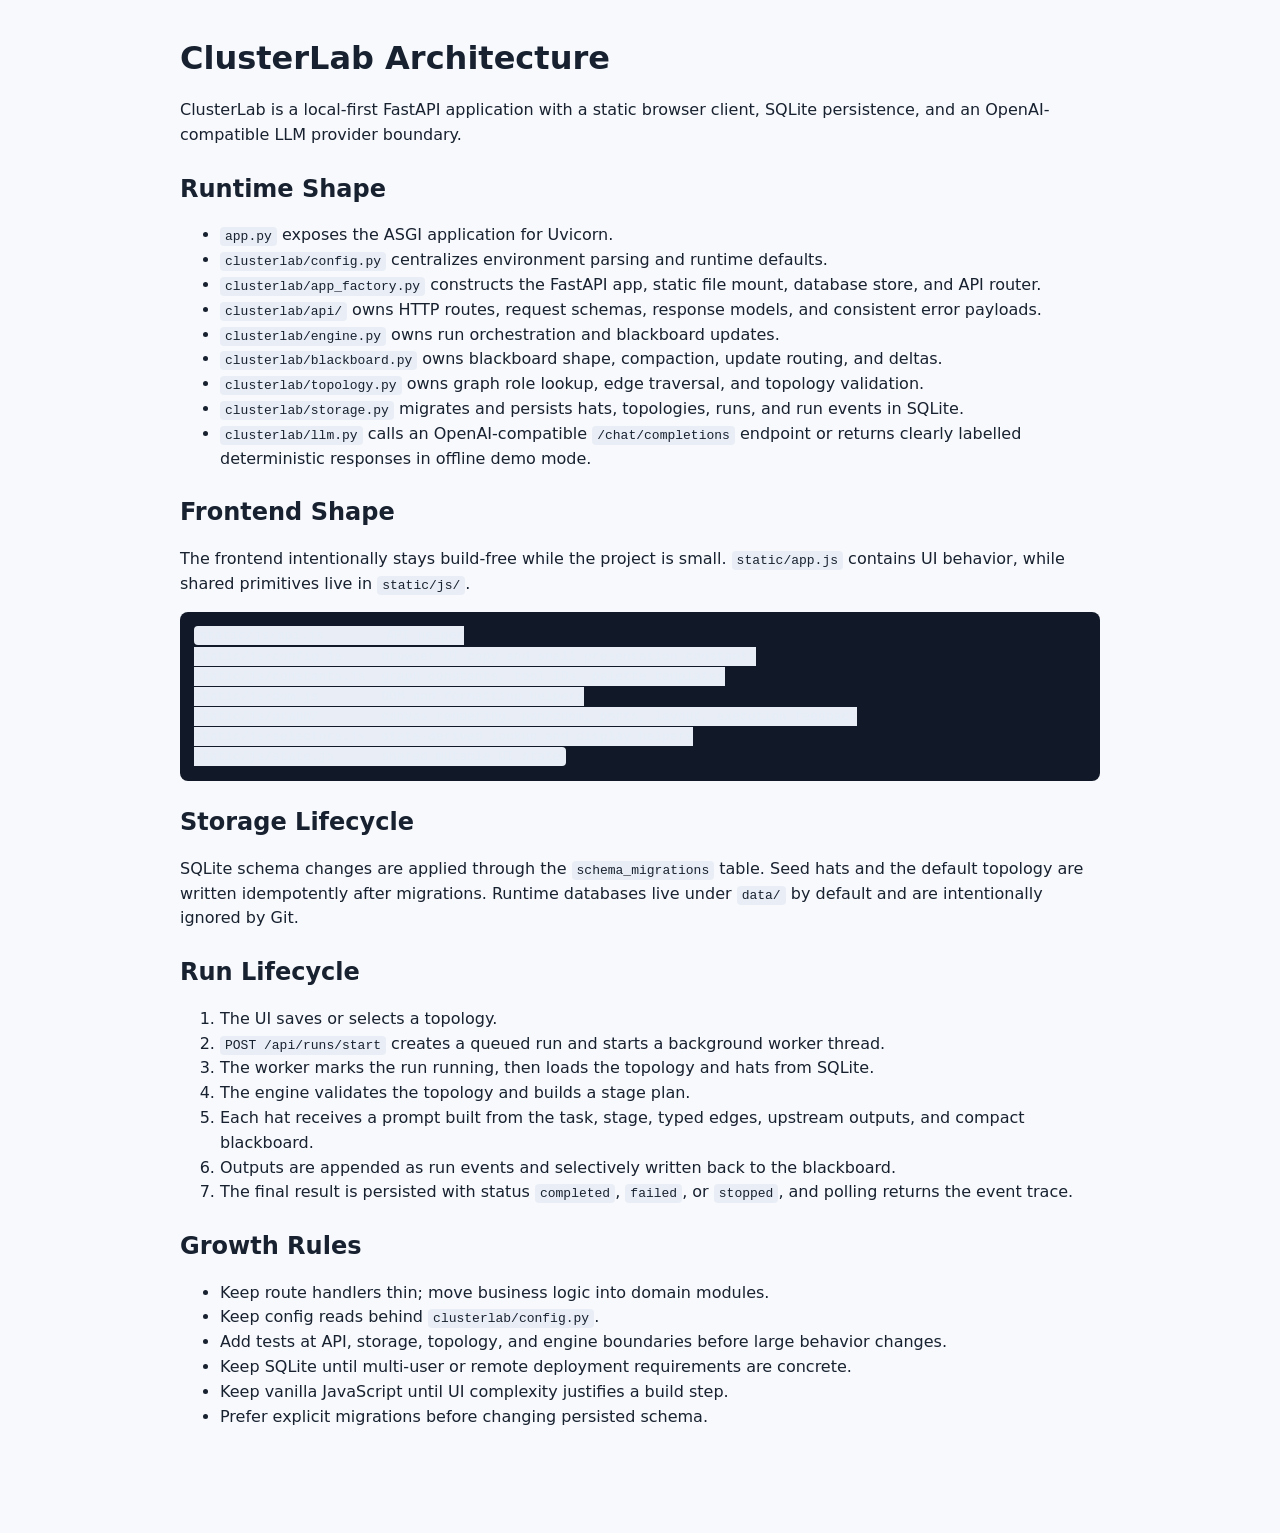
<file: docs/architecture.html>
<!doctype html>
<html lang="en">
<head>
  <meta charset="utf-8">
  <meta name="viewport" content="width=device-width, initial-scale=1">
  <title>ClusterLab Architecture</title>
  <style>
    body {
      max-width: 920px;
      margin: 40px auto;
      padding: 0 20px 48px;
      font-family: Inter, ui-sans-serif, system-ui, -apple-system, BlinkMacSystemFont, "Segoe UI", sans-serif;
      line-height: 1.55;
      color: #18212f;
      background: #f7f9fc;
    }
    h1, h2 {
      line-height: 1.15;
    }
    code {
      background: #e9eef6;
      border-radius: 4px;
      padding: 2px 5px;
    }
    pre {
      overflow: auto;
      padding: 14px;
      border-radius: 8px;
      background: #111827;
      color: #e5edf7;
    }
    section {
      margin-top: 28px;
    }
  </style>
</head>
<body>
  <h1>ClusterLab Architecture</h1>
  <p>ClusterLab is a local-first FastAPI application with a static browser client, SQLite persistence, and an OpenAI-compatible LLM provider boundary.</p>

  <section>
    <h2>Runtime Shape</h2>
    <ul>
      <li><code>app.py</code> exposes the ASGI application for Uvicorn.</li>
      <li><code>clusterlab/config.py</code> centralizes environment parsing and runtime defaults.</li>
      <li><code>clusterlab/app_factory.py</code> constructs the FastAPI app, static file mount, database store, and API router.</li>
      <li><code>clusterlab/api/</code> owns HTTP routes, request schemas, response models, and consistent error payloads.</li>
      <li><code>clusterlab/engine.py</code> owns run orchestration and blackboard updates.</li>
      <li><code>clusterlab/blackboard.py</code> owns blackboard shape, compaction, update routing, and deltas.</li>
      <li><code>clusterlab/topology.py</code> owns graph role lookup, edge traversal, and topology validation.</li>
      <li><code>clusterlab/storage.py</code> migrates and persists hats, topologies, runs, and run events in SQLite.</li>
      <li><code>clusterlab/llm.py</code> calls an OpenAI-compatible <code>/chat/completions</code> endpoint or returns clearly labelled deterministic responses in offline demo mode.</li>
    </ul>
  </section>

  <section>
    <h2>Frontend Shape</h2>
    <p>The frontend intentionally stays build-free while the project is small. <code>static/app.js</code> contains UI behavior, while shared primitives live in <code>static/js/</code>.</p>
    <pre><code>static/js/api.js        API helper
static/js/config.js     browser UI copy and small presentation constants
static/js/constants.js  graph constants, tool IDs, palette templates
static/js/dom.js        DOM and formatting helpers
static/js/graph/        canvas rendering, pan/zoom, ports, layout, execution feedback
static/js/selectors.js  state-derived lookup and display helpers
static/js/state.js      shared mutable UI state</code></pre>
  </section>

  <section>
    <h2>Storage Lifecycle</h2>
    <p>SQLite schema changes are applied through the <code>schema_migrations</code> table. Seed hats and the default topology are written idempotently after migrations. Runtime databases live under <code>data/</code> by default and are intentionally ignored by Git.</p>
  </section>

  <section>
    <h2>Run Lifecycle</h2>
    <ol>
      <li>The UI saves or selects a topology.</li>
      <li><code>POST /api/runs/start</code> creates a queued run and starts a background worker thread.</li>
      <li>The worker marks the run running, then loads the topology and hats from SQLite.</li>
      <li>The engine validates the topology and builds a stage plan.</li>
      <li>Each hat receives a prompt built from the task, stage, typed edges, upstream outputs, and compact blackboard.</li>
      <li>Outputs are appended as run events and selectively written back to the blackboard.</li>
      <li>The final result is persisted with status <code>completed</code>, <code>failed</code>, or <code>stopped</code>, and polling returns the event trace.</li>
    </ol>
  </section>

  <section>
    <h2>Growth Rules</h2>
    <ul>
      <li>Keep route handlers thin; move business logic into domain modules.</li>
      <li>Keep config reads behind <code>clusterlab/config.py</code>.</li>
      <li>Add tests at API, storage, topology, and engine boundaries before large behavior changes.</li>
      <li>Keep SQLite until multi-user or remote deployment requirements are concrete.</li>
      <li>Keep vanilla JavaScript until UI complexity justifies a build step.</li>
      <li>Prefer explicit migrations before changing persisted schema.</li>
    </ul>
  </section>
</body>
</html>
</file>
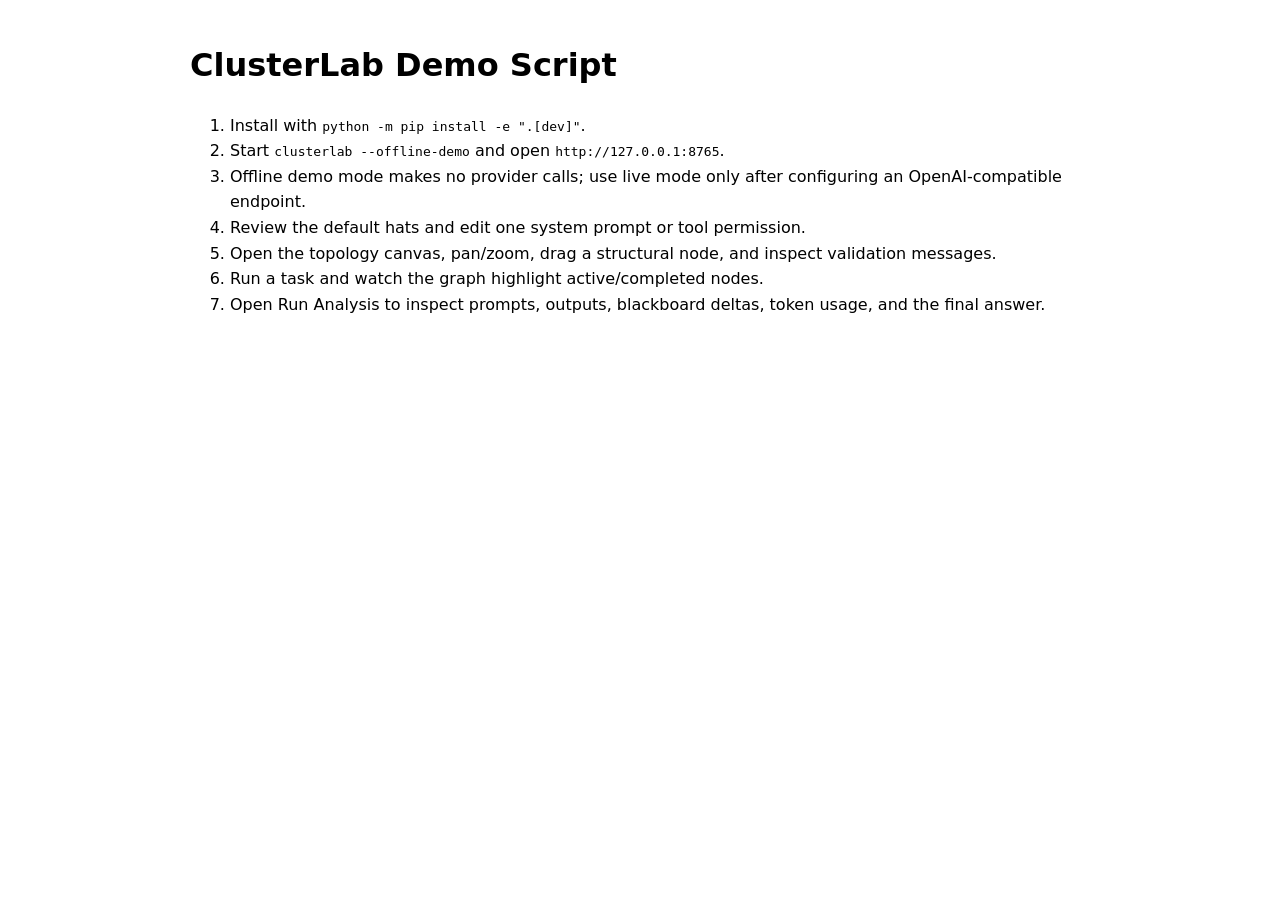
<file: docs/demo.html>
<!doctype html>
<html lang="en">
<head>
  <meta charset="utf-8">
  <meta name="viewport" content="width=device-width, initial-scale=1">
  <title>ClusterLab Demo</title>
  <style>body { font-family: system-ui, sans-serif; max-width: 900px; margin: 40px auto; line-height: 1.6; padding: 0 20px; }</style>
</head>
<body>
  <h1>ClusterLab Demo Script</h1>
  <ol>
    <li>Install with <code>python -m pip install -e ".[dev]"</code>.</li>
    <li>Start <code>clusterlab --offline-demo</code> and open <code>http://127.0.0.1:8765</code>.</li>
    <li>Offline demo mode makes no provider calls; use live mode only after configuring an OpenAI-compatible endpoint.</li>
    <li>Review the default hats and edit one system prompt or tool permission.</li>
    <li>Open the topology canvas, pan/zoom, drag a structural node, and inspect validation messages.</li>
    <li>Run a task and watch the graph highlight active/completed nodes.</li>
    <li>Open Run Analysis to inspect prompts, outputs, blackboard deltas, token usage, and the final answer.</li>
  </ol>
</body>
</html>
</file>
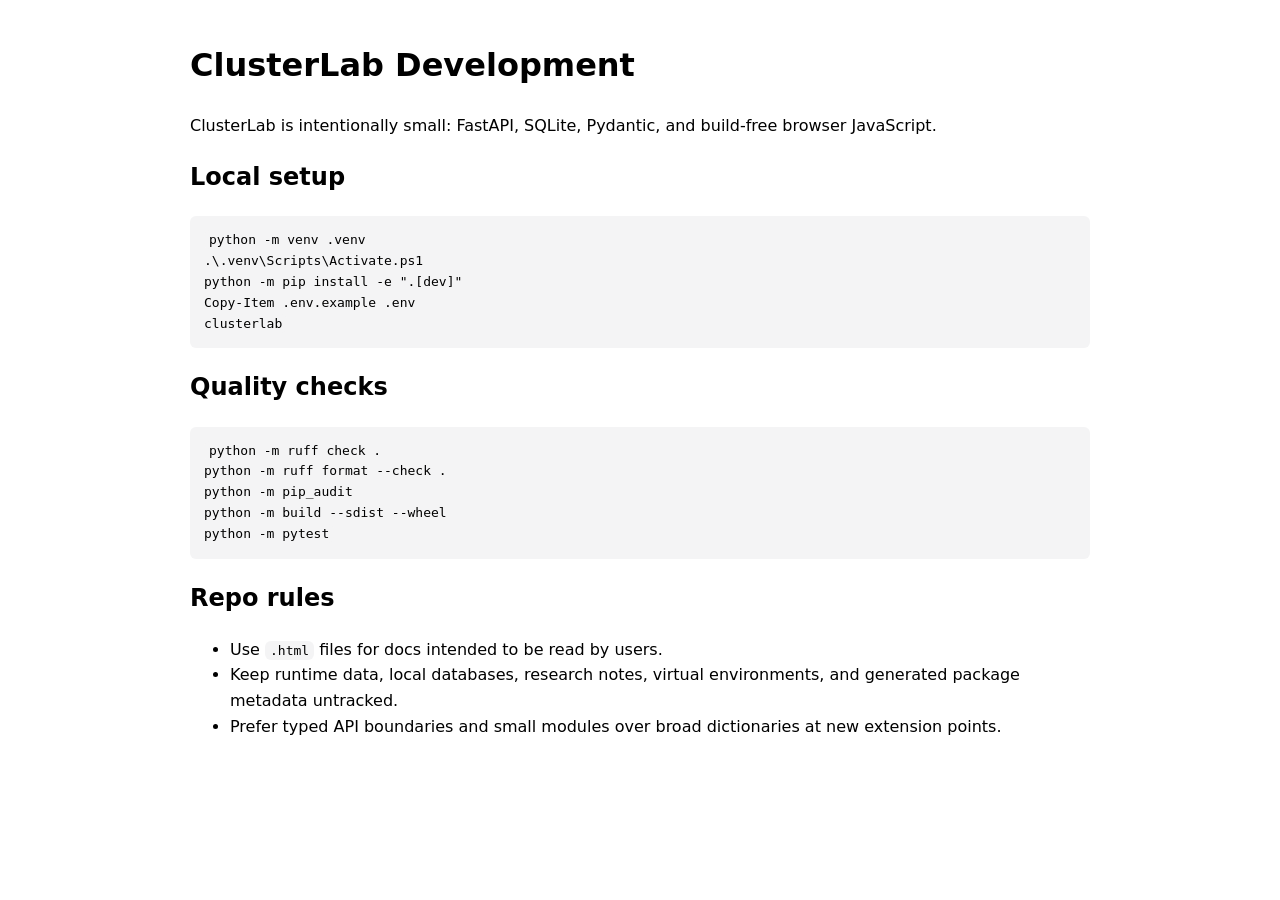
<file: docs/development.html>
<!doctype html>
<html lang="en">
<head>
  <meta charset="utf-8">
  <meta name="viewport" content="width=device-width, initial-scale=1">
  <title>ClusterLab Development</title>
  <style>
    body { font-family: system-ui, sans-serif; max-width: 900px; margin: 40px auto; line-height: 1.6; padding: 0 20px; }
    code, pre { background: #f4f4f5; border-radius: 6px; }
    code { padding: 2px 5px; }
    pre { padding: 14px; overflow-x: auto; }
  </style>
</head>
<body>
  <h1>ClusterLab Development</h1>
  <p>ClusterLab is intentionally small: FastAPI, SQLite, Pydantic, and build-free browser JavaScript.</p>
  <h2>Local setup</h2>
  <pre><code>python -m venv .venv
.\.venv\Scripts\Activate.ps1
python -m pip install -e ".[dev]"
Copy-Item .env.example .env
clusterlab</code></pre>
  <h2>Quality checks</h2>
  <pre><code>python -m ruff check .
python -m ruff format --check .
python -m pip_audit
python -m build --sdist --wheel
python -m pytest</code></pre>
  <h2>Repo rules</h2>
  <ul>
    <li>Use <code>.html</code> files for docs intended to be read by users.</li>
    <li>Keep runtime data, local databases, research notes, virtual environments, and generated package metadata untracked.</li>
    <li>Prefer typed API boundaries and small modules over broad dictionaries at new extension points.</li>
  </ul>
</body>
</html>
</file>
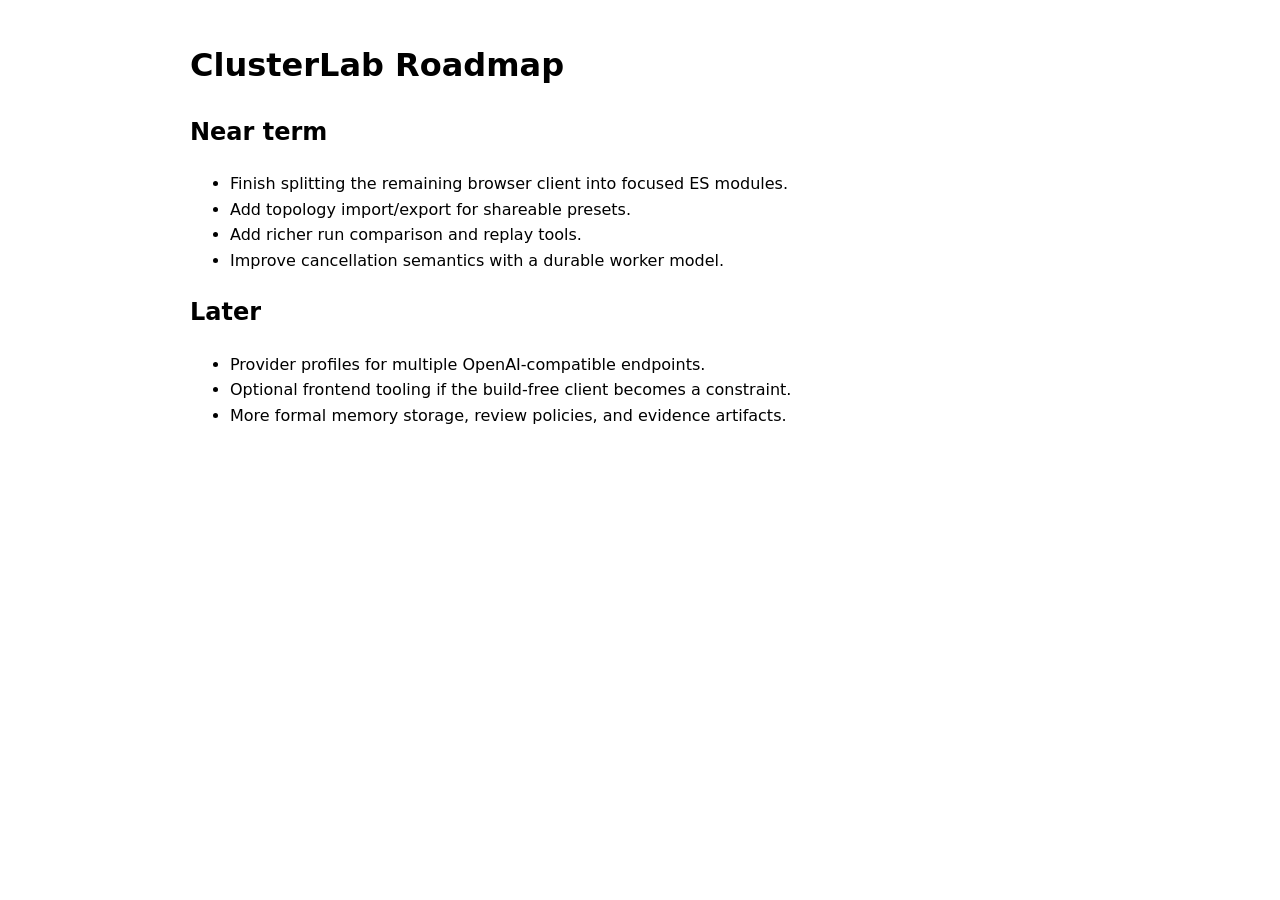
<file: docs/roadmap.html>
<!doctype html>
<html lang="en">
<head>
  <meta charset="utf-8">
  <meta name="viewport" content="width=device-width, initial-scale=1">
  <title>ClusterLab Roadmap</title>
  <style>body { font-family: system-ui, sans-serif; max-width: 900px; margin: 40px auto; line-height: 1.6; padding: 0 20px; }</style>
</head>
<body>
  <h1>ClusterLab Roadmap</h1>
  <h2>Near term</h2>
  <ul>
    <li>Finish splitting the remaining browser client into focused ES modules.</li>
    <li>Add topology import/export for shareable presets.</li>
    <li>Add richer run comparison and replay tools.</li>
    <li>Improve cancellation semantics with a durable worker model.</li>
  </ul>
  <h2>Later</h2>
  <ul>
    <li>Provider profiles for multiple OpenAI-compatible endpoints.</li>
    <li>Optional frontend tooling if the build-free client becomes a constraint.</li>
    <li>More formal memory storage, review policies, and evidence artifacts.</li>
  </ul>
</body>
</html>
</file>
